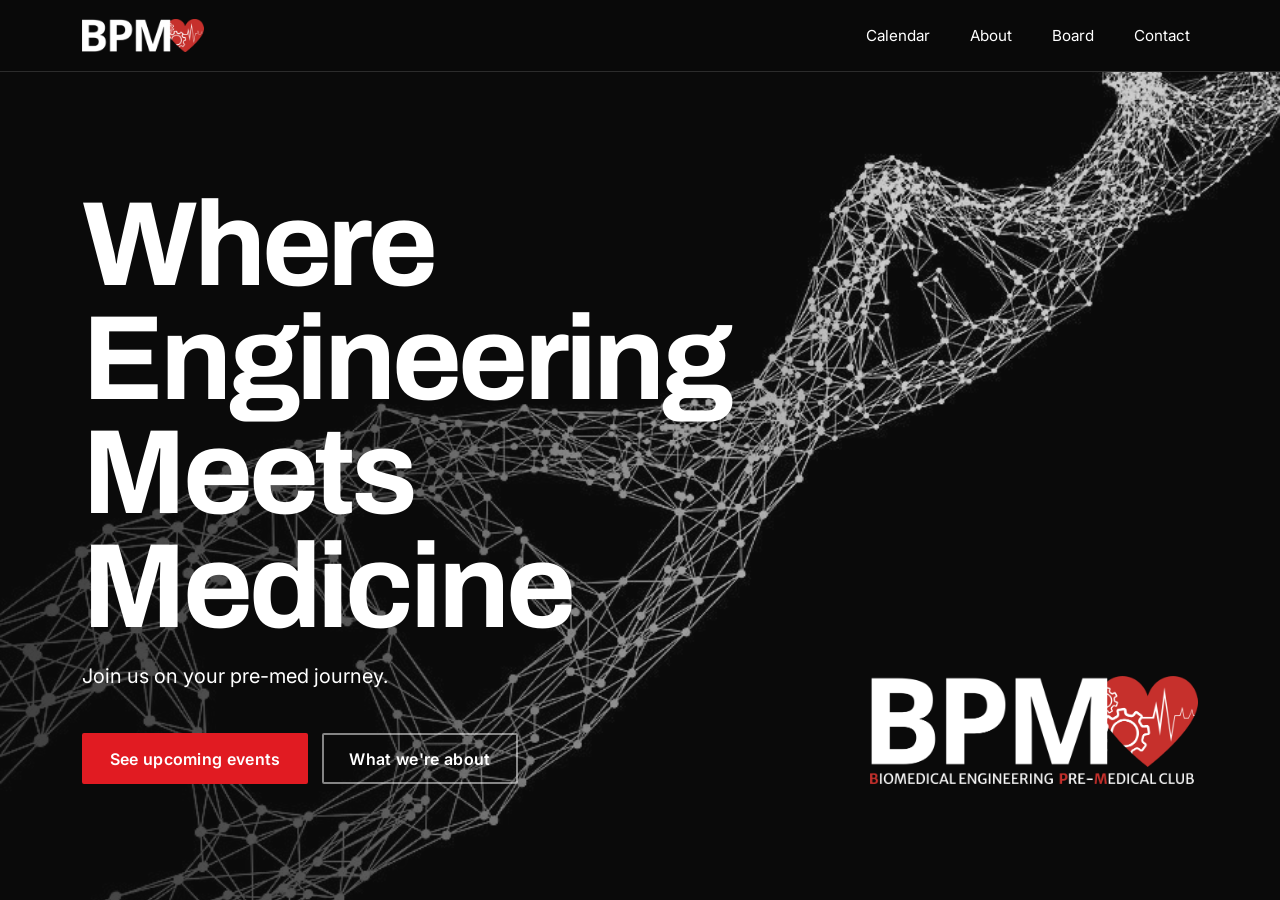
<file: index.html>
<!DOCTYPE html>
<html lang="en">
<head>
  <meta charset="utf-8">
  <meta name="viewport" content="width=device-width, initial-scale=1">
  <title>BPM — Where Engineering Meets Medicine</title>
  <meta name="description" content="The Cal Poly Biomedical Engineering Pre-Medical Club. A community for engineering students on the pre-med path.">

  <link rel="preconnect" href="https://fonts.googleapis.com">
  <link rel="preconnect" href="https://fonts.gstatic.com" crossorigin>
  <link href="https://fonts.googleapis.com/css2?family=Archivo:wght@400;600;700;800&family=Inter:wght@400;500;600;700&display=swap" rel="stylesheet">
  <link href="https://cdn.jsdelivr.net/npm/bootstrap@5.3.3/dist/css/bootstrap.min.css" rel="stylesheet" integrity="sha384-QWTKZyjpPEjISv5WaRU9OFeRpok6YctnYmDr5pNlyT2bRjXh0JMhjY6hW+ALEwIH" crossorigin="anonymous">
  <link href="styles.css" rel="stylesheet">
</head>
<body>
  <a class="skip-link" href="#main">Skip to content</a>

  <!-- nav -->
  <nav class="navbar navbar-expand-lg bpm-nav sticky-top">
    <div class="container">
      <a class="navbar-brand" href="/">
        <img src="assets/logo-mark.png" alt="BPM home" width="600" height="165">
      </a>
      <button class="navbar-toggler" type="button" data-bs-toggle="collapse" data-bs-target="#nav" aria-controls="nav" aria-expanded="false" aria-label="Toggle navigation">
        <span class="navbar-toggler-icon"></span>
      </button>
      <div class="collapse navbar-collapse justify-content-end" id="nav">
        <ul class="navbar-nav gap-lg-4">
          <li class="nav-item"><a class="nav-link" href="calendar">Calendar</a></li>
          <li class="nav-item"><a class="nav-link" href="about">About</a></li>
          <li class="nav-item"><a class="nav-link" href="board">Board</a></li>
          <li class="nav-item"><a class="nav-link" href="contact">Contact</a></li>
        </ul>
      </div>
    </div>
  </nav>

  <!-- main -->
  <main id="main">
    <section class="hero dna-bg">
      <div class="container">
        <div class="row align-items-center g-5">
          <div class="col-lg-7">
            <h1 class="hero-title">Where<br>Engineering<br>Meets<br>Medicine</h1>
            <p class="hero-sub">Join us on your pre-med journey.</p>
            <div class="hero-cta">
              <a class="btn btn-bpm" href="calendar">See upcoming events</a>
              <a class="btn btn-bpm-outline" href="about">What we're about</a>
            </div>
          </div>

          <div class="col-lg-5 text-lg-end align-self-lg-end">
            <img class="bpm-logo" src="assets/logo.png" width="1600" height="526"
                 alt="BPM — Biomedical Engineering Pre-Medical Club">
          </div>
        </div>
      </div>
    </section>
  </main>

  <script src="https://cdn.jsdelivr.net/npm/bootstrap@5.3.3/dist/js/bootstrap.bundle.min.js" integrity="sha384-YvpcrYf0tY3lHB60NNkmXc5s9fDVZLESaAA55NDzOxhy9GkcIdslK1eN7N6jIeHz" crossorigin="anonymous"></script>
</body>
</html>
</file>
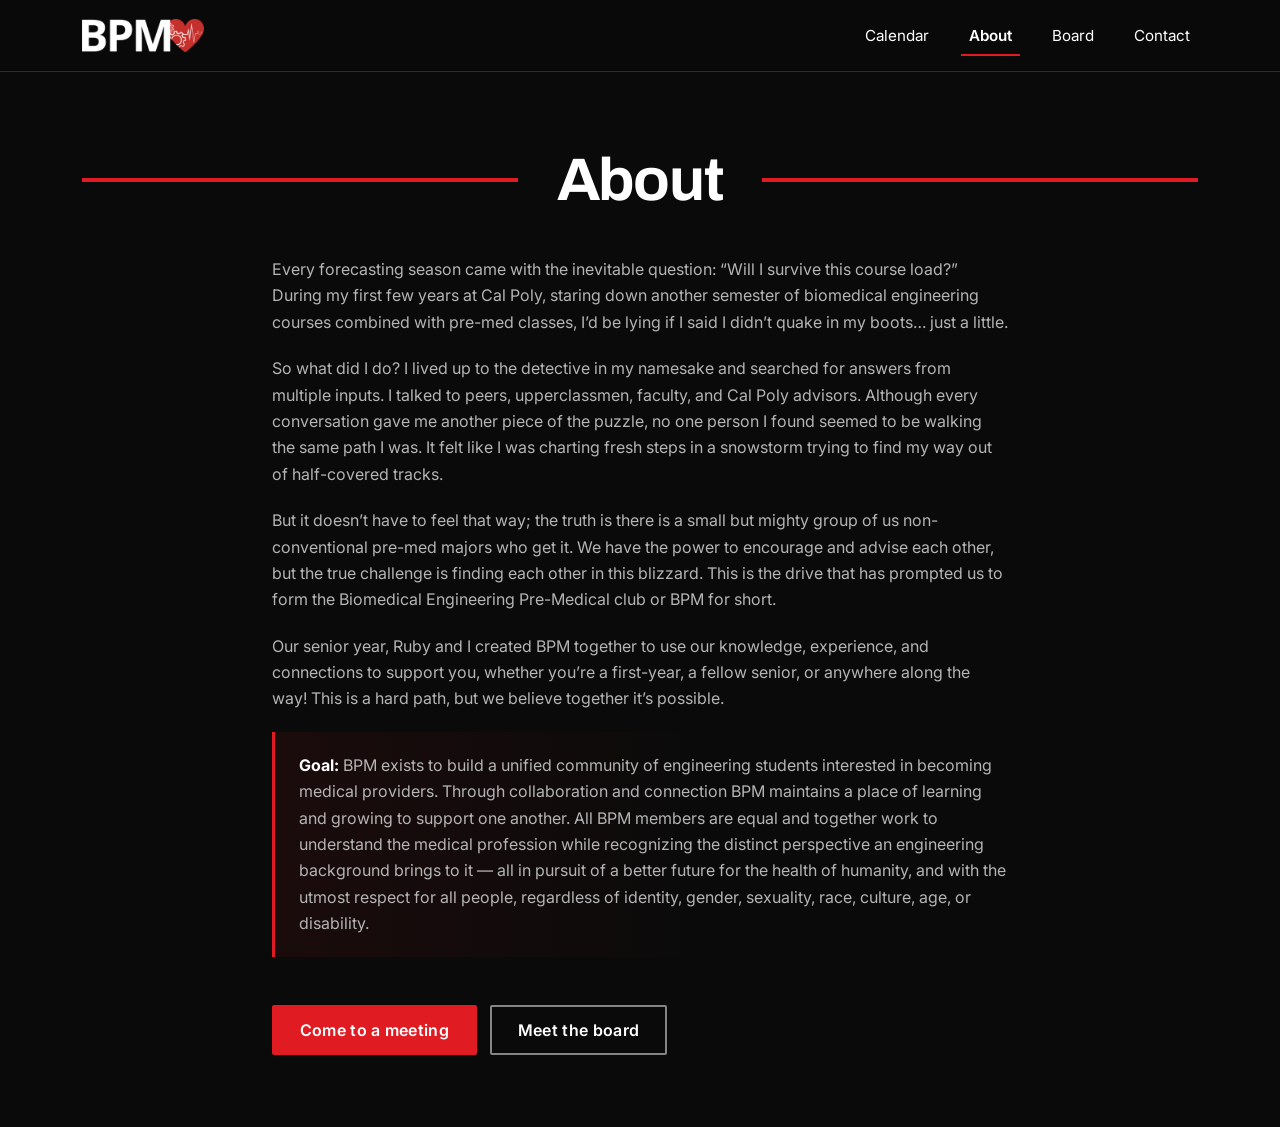
<file: about/index.html>
<!DOCTYPE html>
<html lang="en">
<head>
  <meta charset="utf-8">
  <meta name="viewport" content="width=device-width, initial-scale=1">
  <title>About</title>
  <meta name="description" content="Why the Cal Poly Biomedical Engineering Pre-Medical Club exists, and what we set out to do.">

  <link rel="preconnect" href="https://fonts.googleapis.com">
  <link rel="preconnect" href="https://fonts.gstatic.com" crossorigin>
  <link href="https://fonts.googleapis.com/css2?family=Archivo:wght@400;600;700;800&family=Inter:wght@400;500;600;700&display=swap" rel="stylesheet">
  <link href="https://cdn.jsdelivr.net/npm/bootstrap@5.3.3/dist/css/bootstrap.min.css" rel="stylesheet" integrity="sha384-QWTKZyjpPEjISv5WaRU9OFeRpok6YctnYmDr5pNlyT2bRjXh0JMhjY6hW+ALEwIH" crossorigin="anonymous">
  <link href="../styles.css" rel="stylesheet">
</head>
<body>
  <a class="skip-link" href="#main">Skip to content</a>

  <!-- nav -->
  <nav class="navbar navbar-expand-lg bpm-nav sticky-top">
    <div class="container">
      <a class="navbar-brand" href="../">
        <img src="../assets/logo-mark.png" alt="BPM home" width="600" height="165">
      </a>
      <button class="navbar-toggler" type="button" data-bs-toggle="collapse" data-bs-target="#nav" aria-controls="nav" aria-expanded="false" aria-label="Toggle navigation">
        <span class="navbar-toggler-icon"></span>
      </button>
      <div class="collapse navbar-collapse justify-content-end" id="nav">
        <ul class="navbar-nav gap-lg-4">
          <li class="nav-item"><a class="nav-link" href="../calendar">Calendar</a></li>
          <li class="nav-item"><a class="nav-link active" aria-current="page" href="./">About</a></li>
          <li class="nav-item"><a class="nav-link" href="../board">Board</a></li>
          <li class="nav-item"><a class="nav-link" href="../contact">Contact</a></li>
        </ul>
      </div>
    </div>
  </nav>

  <!-- main -->
  <main id="main" class="section-band">
    <div class="container">
      <h1 class="section-heading"><span>About</span></h1>

      <div class="row justify-content-center">
        <div class="col-lg-9 col-xl-8">
          <div class="prose text-muted-bpm">

            <p>Every forecasting season came with the inevitable question: &ldquo;Will I survive this course load?&rdquo; During my first few years at Cal Poly, staring down another semester of biomedical engineering courses combined with pre-med classes, I&rsquo;d be lying if I said I didn&rsquo;t quake in my boots&hellip; just a little.</p>

            <p>So what did I do? I lived up to the detective in my namesake and searched for answers from multiple inputs. I talked to peers, upperclassmen, faculty, and Cal Poly advisors. Although every conversation gave me another piece of the puzzle, no one person I found seemed to be walking the same path I was. It felt like I was charting fresh steps in a snowstorm trying to find my way out of half-covered tracks.</p>

            <p>But it doesn&rsquo;t have to feel that way; the truth is there is a small but mighty group of us non-conventional pre-med majors who get it. We have the power to encourage and advise each other, but the true challenge is finding each other in this blizzard. This is the drive that has prompted us to form the Biomedical Engineering Pre-Medical club or BPM for short.</p>

            <p>Our senior year, Ruby and I created BPM together to use our knowledge, experience, and connections to support you, whether you&rsquo;re a first-year, a fellow senior, or anywhere along the way! This is a hard path, but we believe together it&rsquo;s possible.</p>

            <div class="goal-block">
              <p><strong>Goal:</strong> BPM exists to build a unified community of engineering students interested in becoming medical providers. Through collaboration and connection BPM maintains a place of learning and growing to support one another. All BPM members are equal and together work to understand the medical profession while recognizing the distinct perspective an engineering background brings to it — all in pursuit of a better future for the health of humanity, and with the utmost respect for all people, regardless of identity, gender, sexuality, race, culture, age, or disability.</p>
            </div>
          </div>

          <div class="hero-cta mt-5">
            <a class="btn btn-bpm" href="../calendar">Come to a meeting</a>
            <a class="btn btn-bpm-outline" href="../board">Meet the board</a>
          </div>
        </div>
      </div>
    </div>
  </main>

  <script src="https://cdn.jsdelivr.net/npm/bootstrap@5.3.3/dist/js/bootstrap.bundle.min.js" integrity="sha384-YvpcrYf0tY3lHB60NNkmXc5s9fDVZLESaAA55NDzOxhy9GkcIdslK1eN7N6jIeHz" crossorigin="anonymous"></script>
</body>
</html>
</file>
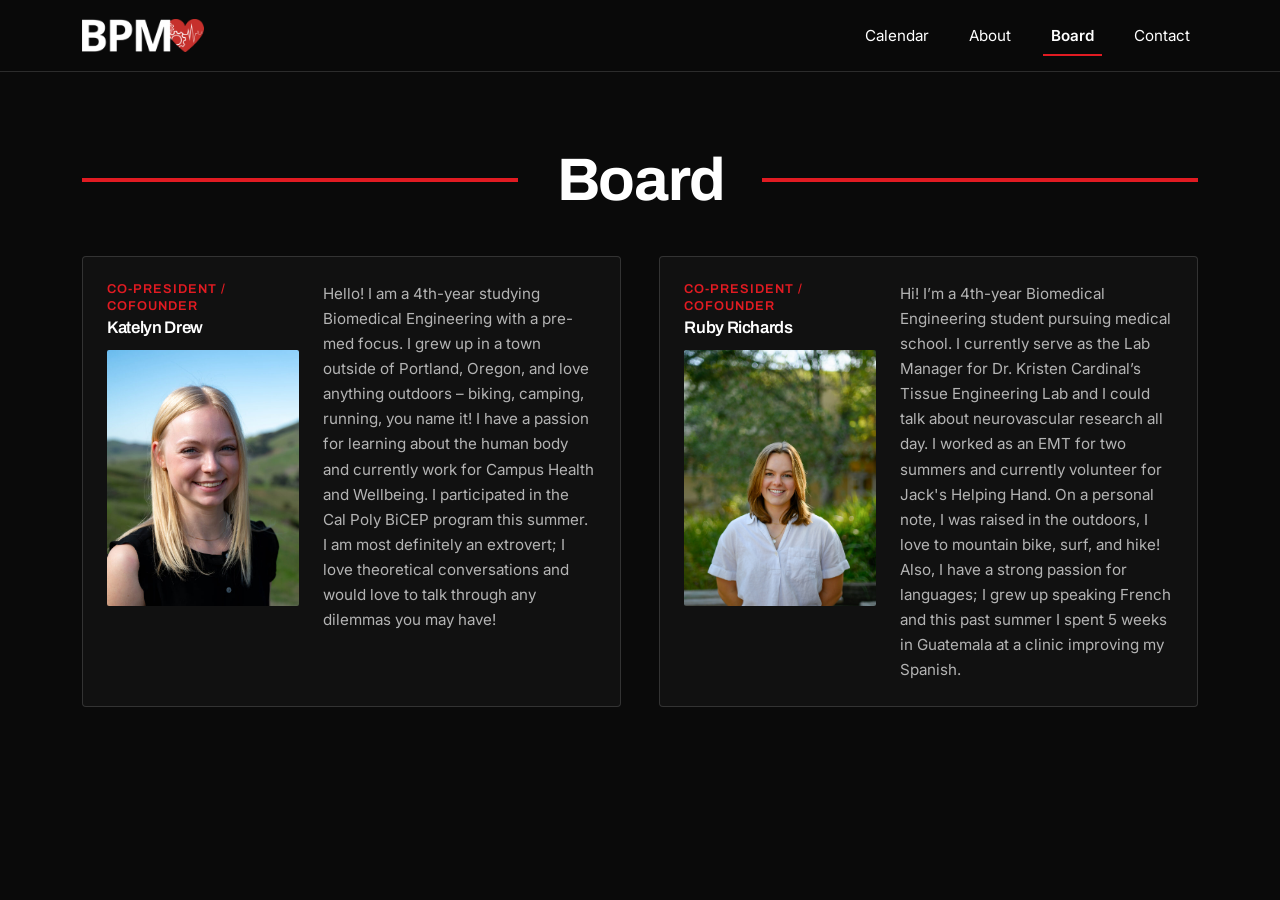
<file: board/index.html>
<!DOCTYPE html>
<html lang="en">
<head>
  <meta charset="utf-8">
  <meta name="viewport" content="width=device-width, initial-scale=1">
  <title>Board</title>
  <meta name="description" content="Meet the board of the Cal Poly Biomedical Engineering Pre-Medical Club.">

  <link rel="preconnect" href="https://fonts.googleapis.com">
  <link rel="preconnect" href="https://fonts.gstatic.com" crossorigin>
  <link href="https://fonts.googleapis.com/css2?family=Archivo:wght@400;600;700;800&family=Inter:wght@400;500;600;700&display=swap" rel="stylesheet">
  <link href="https://cdn.jsdelivr.net/npm/bootstrap@5.3.3/dist/css/bootstrap.min.css" rel="stylesheet" integrity="sha384-QWTKZyjpPEjISv5WaRU9OFeRpok6YctnYmDr5pNlyT2bRjXh0JMhjY6hW+ALEwIH" crossorigin="anonymous">
  <link href="../styles.css" rel="stylesheet">
</head>
<body>
  <a class="skip-link" href="#main">Skip to content</a>

  <!-- nav -->
  <nav class="navbar navbar-expand-lg bpm-nav sticky-top">
    <div class="container">
      <a class="navbar-brand" href="../">
        <img src="../assets/logo-mark.png" alt="BPM home" width="600" height="165">
      </a>
      <button class="navbar-toggler" type="button" data-bs-toggle="collapse" data-bs-target="#nav" aria-controls="nav" aria-expanded="false" aria-label="Toggle navigation">
        <span class="navbar-toggler-icon"></span>
      </button>
      <div class="collapse navbar-collapse justify-content-end" id="nav">
        <ul class="navbar-nav gap-lg-4">
          <li class="nav-item"><a class="nav-link" href="../calendar">Calendar</a></li>
          <li class="nav-item"><a class="nav-link" href="../about">About</a></li>
          <li class="nav-item"><a class="nav-link active" aria-current="page" href="./">Board</a></li>
          <li class="nav-item"><a class="nav-link" href="../contact">Contact</a></li>
        </ul>
      </div>
    </div>
  </nav>

  <!-- main -->
  <main id="main" class="section-band">
    <div class="container">
      <h1 class="section-heading"><span>Board</span></h1>

      <!-- photos in assets/board -->
      <div class="board-grid">
        <article class="board-card">
          <div>
            <h2 class="board-name">
              <span class="board-role">Co-President / Cofounder</span>
              Katelyn Drew
            </h2>
            <img class="board-photo" src="../assets/board/katelyn-drew.jpg" alt="Katelyn Drew" width="300" height="400" loading="lazy">
          </div>
          <p class="board-bio">Hello! I am a 4th-year studying Biomedical Engineering with a pre-med focus. I grew up in a town outside of Portland, Oregon, and love anything outdoors &ndash; biking, camping, running, you name it! I have a passion for learning about the human body and currently work for Campus Health and Wellbeing. I participated in the Cal Poly BiCEP program this summer. I am most definitely an extrovert; I love theoretical conversations and would love to talk through any dilemmas you may have!</p>
        </article>

        <article class="board-card">
          <div>
            <h2 class="board-name">
              <span class="board-role">Co-President / Cofounder</span>
              Ruby Richards
            </h2>
            <img class="board-photo" src="../assets/board/ruby-richards.jpg" alt="Ruby Richards" width="300" height="400" loading="lazy">
          </div>
          <p class="board-bio">Hi! I&rsquo;m a 4th-year Biomedical Engineering student pursuing medical school. I currently serve as the Lab Manager for Dr. Kristen Cardinal&rsquo;s Tissue Engineering Lab and I could talk about neurovascular research all day. I worked as an EMT for two summers and currently volunteer for Jack's Helping Hand. On a personal note, I was raised in the outdoors, I love to mountain bike, surf, and hike! Also, I have a strong passion for languages; I grew up speaking French and this past summer I spent 5 weeks in Guatemala at a clinic improving my Spanish.</p>
        </article>
      </div>

    </div>
  </main>

  <script src="https://cdn.jsdelivr.net/npm/bootstrap@5.3.3/dist/js/bootstrap.bundle.min.js" integrity="sha384-YvpcrYf0tY3lHB60NNkmXc5s9fDVZLESaAA55NDzOxhy9GkcIdslK1eN7N6jIeHz" crossorigin="anonymous"></script>
</body>
</html>
</file>
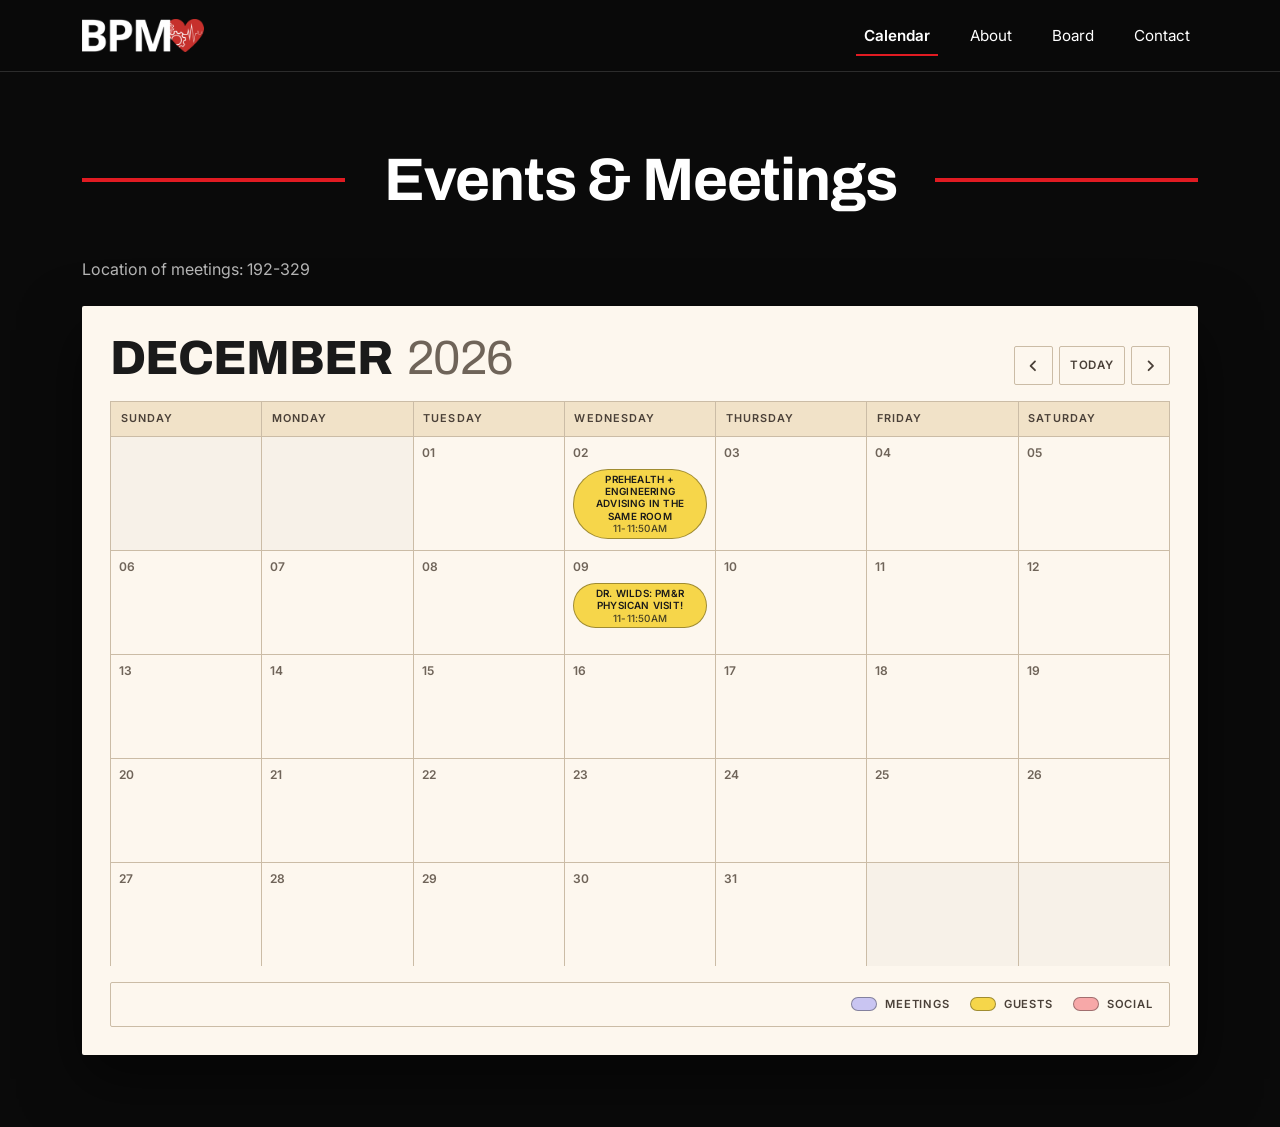
<file: calendar/index.html>
<!DOCTYPE html>
<html lang="en">
<head>
  <meta charset="utf-8">
  <meta name="viewport" content="width=device-width, initial-scale=1">
  <title>Events &amp; Meetings</title>
  <meta name="description" content="Club meetings, guest speakers, and socials for the Cal Poly Biomedical Engineering Pre-Medical Club.">

  <link rel="preconnect" href="https://fonts.googleapis.com">
  <link rel="preconnect" href="https://fonts.gstatic.com" crossorigin>
  <link href="https://fonts.googleapis.com/css2?family=Archivo:wght@400;600;700;800&family=Inter:wght@400;500;600;700&display=swap" rel="stylesheet">
  <link href="https://cdn.jsdelivr.net/npm/bootstrap@5.3.3/dist/css/bootstrap.min.css" rel="stylesheet" integrity="sha384-QWTKZyjpPEjISv5WaRU9OFeRpok6YctnYmDr5pNlyT2bRjXh0JMhjY6hW+ALEwIH" crossorigin="anonymous">
  <link href="../styles.css" rel="stylesheet">
</head>
<body>
  <a class="skip-link" href="#main">Skip to content</a>

  <!-- nav -->
  <nav class="navbar navbar-expand-lg bpm-nav sticky-top">
    <div class="container">
      <a class="navbar-brand" href="../">
        <img src="../assets/logo-mark.png" alt="BPM home" width="600" height="165">
      </a>
      <button class="navbar-toggler" type="button" data-bs-toggle="collapse" data-bs-target="#nav" aria-controls="nav" aria-expanded="false" aria-label="Toggle navigation">
        <span class="navbar-toggler-icon"></span>
      </button>
      <div class="collapse navbar-collapse justify-content-end" id="nav">
        <ul class="navbar-nav gap-lg-4">
          <li class="nav-item"><a class="nav-link active" aria-current="page" href="./">Calendar</a></li>
          <li class="nav-item"><a class="nav-link" href="../about">About</a></li>
          <li class="nav-item"><a class="nav-link" href="../board">Board</a></li>
          <li class="nav-item"><a class="nav-link" href="../contact">Contact</a></li>
        </ul>
      </div>
    </div>
  </nav>

  <!-- main -->
  <main id="main" class="section-band">
    <div class="container">
      <h1 class="section-heading"><span>Events &amp; Meetings</span></h1>

      <p class="calendar-meta">Location of meetings: <span data-calendar-location>Cal Poly</span></p>

      <!-- events in assets/events.json -->
      <div class="calendar-paper" data-calendar>
        <div class="calendar-head">
          <h2 class="calendar-month" data-calendar-title aria-live="polite">&nbsp;</h2>

          <div class="calendar-nav">
            <button type="button" class="calendar-btn" data-calendar-prev aria-label="Previous month">
              <svg viewBox="0 0 24 24" fill="none" stroke="currentColor" stroke-width="2.5" stroke-linecap="round" stroke-linejoin="round" aria-hidden="true">
                <polyline points="15 18 9 12 15 6"></polyline>
              </svg>
            </button>
            <button type="button" class="calendar-btn calendar-btn--text" data-calendar-today>Today</button>
            <button type="button" class="calendar-btn" data-calendar-next aria-label="Next month">
              <svg viewBox="0 0 24 24" fill="none" stroke="currentColor" stroke-width="2.5" stroke-linecap="round" stroke-linejoin="round" aria-hidden="true">
                <polyline points="9 18 15 12 9 6"></polyline>
              </svg>
            </button>
          </div>
        </div>

        <div class="calendar-scroll">
          <table class="calendar-table">
            <caption class="visually-hidden">Club events for the selected month</caption>
            <thead>
              <tr>
                <th scope="col">Sunday</th>
                <th scope="col">Monday</th>
                <th scope="col">Tuesday</th>
                <th scope="col">Wednesday</th>
                <th scope="col">Thursday</th>
                <th scope="col">Friday</th>
                <th scope="col">Saturday</th>
              </tr>
            </thead>
            <tbody data-calendar-grid></tbody>
          </table>
        </div>

        <p class="calendar-note" data-calendar-note hidden></p>

        <!-- event types -->
        <ul class="calendar-legend">
          <li><span class="swatch event--meeting"></span>Meetings</li>
          <li><span class="swatch event--guest"></span>Guests</li>
          <li><span class="swatch event--social"></span>Social</li>
        </ul>

        <noscript>
          <p class="calendar-note">
            The calendar needs JavaScript to display. Get in touch through the
            <a href="../contact/">contact page</a> for upcoming meeting dates.
          </p>
        </noscript>
      </div>
    </div>
  </main>

  <script src="https://cdn.jsdelivr.net/npm/bootstrap@5.3.3/dist/js/bootstrap.bundle.min.js" integrity="sha384-YvpcrYf0tY3lHB60NNkmXc5s9fDVZLESaAA55NDzOxhy9GkcIdslK1eN7N6jIeHz" crossorigin="anonymous"></script>
  <script src="../assets/calendar.js" defer></script>
</body>
</html>
</file>
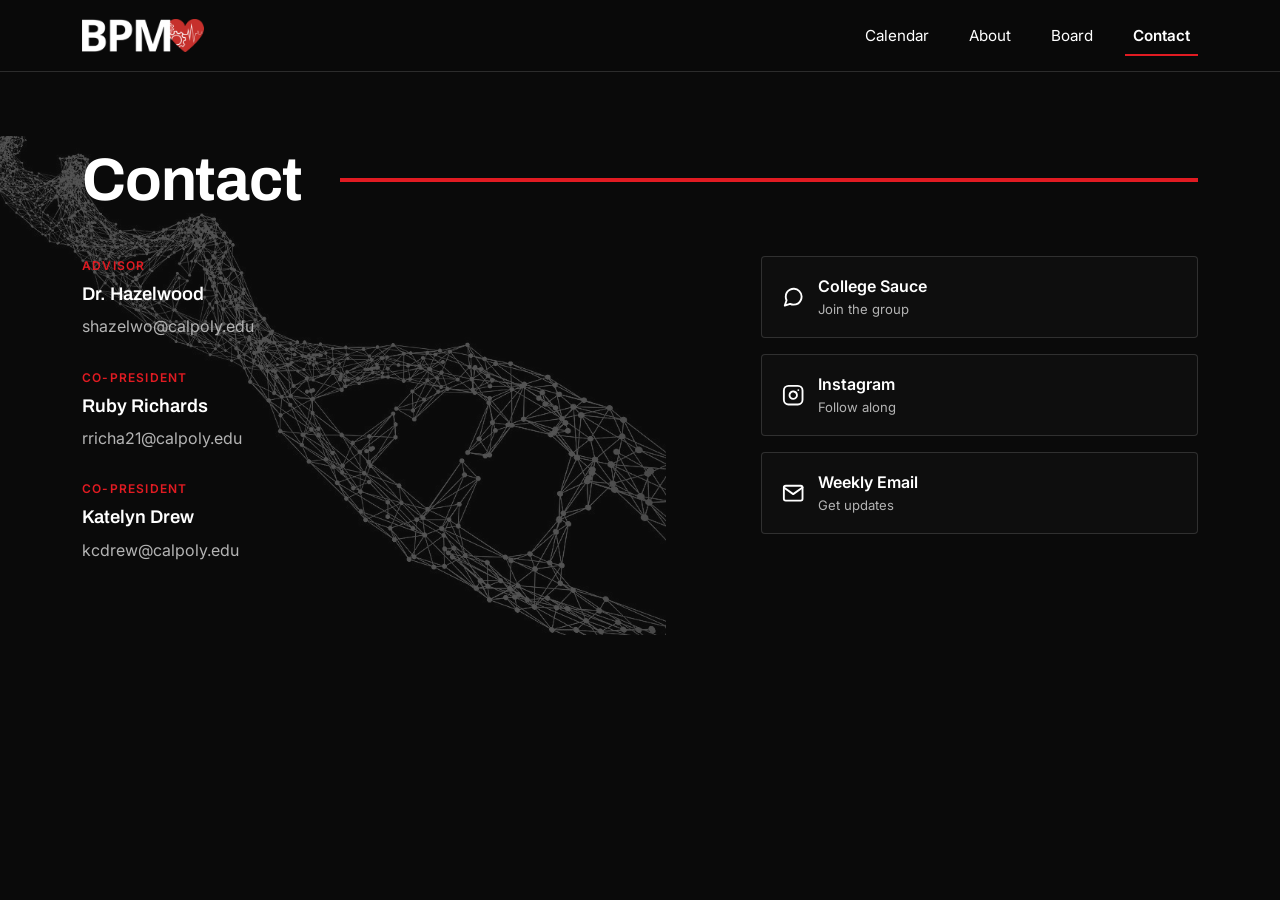
<file: contact/index.html>
<!DOCTYPE html>
<html lang="en">

<head>
  <meta charset="utf-8">
  <meta name="viewport" content="width=device-width, initial-scale=1">
  <title>Contact</title>
  <meta name="description" content="Get in touch with the Cal Poly Biomedical Engineering Pre-Medical Club.">

  <link rel="preconnect" href="https://fonts.googleapis.com">
  <link rel="preconnect" href="https://fonts.gstatic.com" crossorigin>
  <link
    href="https://fonts.googleapis.com/css2?family=Archivo:wght@400;600;700;800&family=Inter:wght@400;500;600;700&display=swap"
    rel="stylesheet">
  <link href="https://cdn.jsdelivr.net/npm/bootstrap@5.3.3/dist/css/bootstrap.min.css" rel="stylesheet"
    integrity="sha384-QWTKZyjpPEjISv5WaRU9OFeRpok6YctnYmDr5pNlyT2bRjXh0JMhjY6hW+ALEwIH" crossorigin="anonymous">
  <link href="../styles.css" rel="stylesheet">
</head>

<body>
  <a class="skip-link" href="#main">Skip to content</a>

  <!-- nav -->
  <nav class="navbar navbar-expand-lg bpm-nav sticky-top">
    <div class="container">
      <a class="navbar-brand" href="../">
        <img src="../assets/logo-mark.png" alt="BPM home" width="600" height="165">
      </a>
      <button class="navbar-toggler" type="button" data-bs-toggle="collapse" data-bs-target="#nav" aria-controls="nav"
        aria-expanded="false" aria-label="Toggle navigation">
        <span class="navbar-toggler-icon"></span>
      </button>
      <div class="collapse navbar-collapse justify-content-end" id="nav">
        <ul class="navbar-nav gap-lg-4">
          <li class="nav-item"><a class="nav-link" href="../calendar">Calendar</a></li>
          <li class="nav-item"><a class="nav-link" href="../about">About</a></li>
          <li class="nav-item"><a class="nav-link" href="../board">Board</a></li>
          <li class="nav-item"><a class="nav-link active" aria-current="page" href="./">Contact</a></li>
        </ul>
      </div>
    </div>
  </nav>

  <!-- main -->
  <main id="main" class="section-band dna-bg dna-up dna-flip">
    <div class="container">
      <h1 class="section-heading section-heading--start"><span>Contact</span></h1>

      <div class="row g-5 align-items-start">
        <div class="col-lg-6">
          <ul class="contact-list">

            <li class="contact-item">
              <span class="contact-role">Advisor</span>
              <p class="contact-name mb-1">Dr. Hazelwood</p>
              <a href="mailto:shazelwo@calpoly.edu">shazelwo@calpoly.edu</a>
            </li>

            <li class="contact-item">
              <span class="contact-role">Co-President</span>
              <p class="contact-name mb-1">Ruby Richards</p>
              <a href="mailto:rricha21@calpoly.edu">rricha21@calpoly.edu</a>
            </li>

            <li class="contact-item">
              <span class="contact-role">Co-President</span>
              <p class="contact-name mb-1">Katelyn Drew</p>
              <a href="mailto:kcdrew@calpoly.edu">kcdrew@calpoly.edu</a><br>
            </li>

          </ul>
        </div>

        <div class="col-lg-5 offset-lg-1">
          <ul class="social-links">

            <li>
              <a class="social-link" href="https://collegesauce.com/club/dnHiUEZ6n96UzVSYzKd5">
                <svg viewBox="0 0 24 24" fill="none" stroke="currentColor" stroke-width="2" stroke-linecap="round"
                  stroke-linejoin="round" aria-hidden="true">
                  <path
                    d="M21 11.5a8.38 8.38 0 0 1-.9 3.8 8.5 8.5 0 0 1-7.6 4.7 8.38 8.38 0 0 1-3.8-.9L3 21l1.9-5.7a8.38 8.38 0 0 1-.9-3.8 8.5 8.5 0 0 1 4.7-7.6 8.38 8.38 0 0 1 3.8-.9h.5a8.48 8.48 0 0 1 8 8v.5Z" />
                </svg>
                <span>
                  College Sauce
                  <span class="social-handle">Join the group</span>
                </span>
              </a>
            </li>

            <li>
              <a class="social-link" href="https://www.instagram.com/bpmcalpoly?utm_source=ig_contact_invite">
                <svg viewBox="0 0 24 24" fill="none" stroke="currentColor" stroke-width="2" stroke-linecap="round"
                  stroke-linejoin="round" aria-hidden="true">
                  <rect x="2" y="2" width="20" height="20" rx="5" />
                  <path d="M16 11.37A4 4 0 1 1 12.63 8 4 4 0 0 1 16 11.37Z" />
                  <line x1="17.5" y1="6.5" x2="17.51" y2="6.5" />
                </svg>
                <span>
                  Instagram
                  <span class="social-handle">Follow along</span>
                </span>
              </a>
            </li>

            <li>
              <a class="social-link" href="https://forms.gle/XfRhjGFdiERACyoH8">
                <svg viewBox="0 0 24 24" fill="none" stroke="currentColor" stroke-width="2" stroke-linecap="round"
                  stroke-linejoin="round" aria-hidden="true">
                  <path d="M4 4h16c1.1 0 2 .9 2 2v12c0 1.1-.9 2-2 2H4c-1.1 0-2-.9-2-2V6c0-1.1.9-2 2-2z" />
                  <polyline points="22 6 12 13 2 6" />
                </svg>
                <span>
                  Weekly Email
                  <span class="social-handle">Get updates</span>
                </span>
              </a>
            </li>

          </ul>
        </div>
      </div>
    </div>
  </main>

  <script src="https://cdn.jsdelivr.net/npm/bootstrap@5.3.3/dist/js/bootstrap.bundle.min.js"
    integrity="sha384-YvpcrYf0tY3lHB60NNkmXc5s9fDVZLESaAA55NDzOxhy9GkcIdslK1eN7N6jIeHz"
    crossorigin="anonymous"></script>
</body>

</html>
</file>
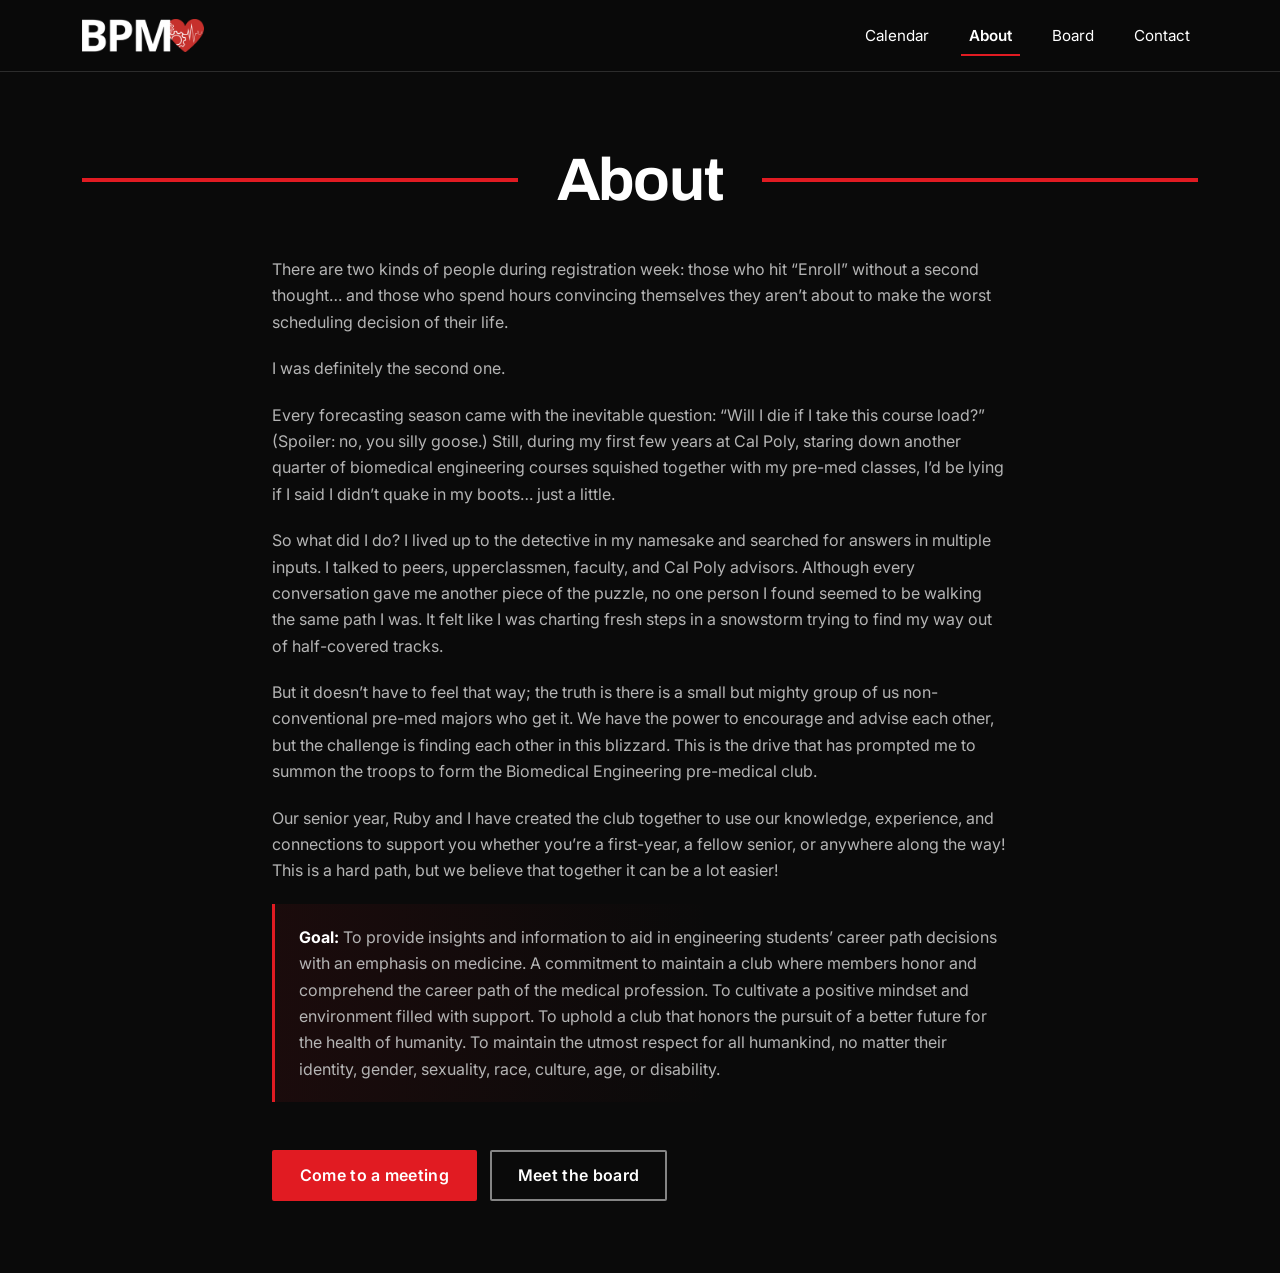
<file: about.html>
<!DOCTYPE html>
<html lang="en">
<head>
  <meta charset="utf-8">
  <meta name="viewport" content="width=device-width, initial-scale=1">
  <title>About</title>
  <meta name="description" content="Why the Cal Poly Biomedical Engineering Pre-Medical Club exists, and what we set out to do.">

  <link rel="preconnect" href="https://fonts.googleapis.com">
  <link rel="preconnect" href="https://fonts.gstatic.com" crossorigin>
  <link href="https://fonts.googleapis.com/css2?family=Archivo:wght@400;600;700;800&family=Inter:wght@400;500;600;700&display=swap" rel="stylesheet">
  <link href="https://cdn.jsdelivr.net/npm/bootstrap@5.3.3/dist/css/bootstrap.min.css" rel="stylesheet" integrity="sha384-QWTKZyjpPEjISv5WaRU9OFeRpok6YctnYmDr5pNlyT2bRjXh0JMhjY6hW+ALEwIH" crossorigin="anonymous">
  <link href="styles.css" rel="stylesheet">
</head>
<body>
  <a class="skip-link" href="#main">Skip to content</a>

  <!-- nav -->
  <nav class="navbar navbar-expand-lg bpm-nav sticky-top">
    <div class="container">
      <a class="navbar-brand" href="/">
        <img src="assets/logo-mark.png" alt="BPM home" width="600" height="165">
      </a>
      <button class="navbar-toggler" type="button" data-bs-toggle="collapse" data-bs-target="#nav" aria-controls="nav" aria-expanded="false" aria-label="Toggle navigation">
        <span class="navbar-toggler-icon"></span>
      </button>
      <div class="collapse navbar-collapse justify-content-end" id="nav">
        <ul class="navbar-nav gap-lg-4">
          <li class="nav-item"><a class="nav-link" href="calendar">Calendar</a></li>
          <li class="nav-item"><a class="nav-link active" aria-current="page" href="about">About</a></li>
          <li class="nav-item"><a class="nav-link" href="board">Board</a></li>
          <li class="nav-item"><a class="nav-link" href="contact">Contact</a></li>
        </ul>
      </div>
    </div>
  </nav>

  <!-- main -->
  <main id="main" class="section-band">
    <div class="container">
      <h1 class="section-heading"><span>About</span></h1>

      <div class="row justify-content-center">
        <div class="col-lg-9 col-xl-8">
          <div class="prose text-muted-bpm">
            <p>There are two kinds of people during registration week: those who hit &ldquo;Enroll&rdquo; without a second thought&hellip; and those who spend hours convincing themselves they aren&rsquo;t about to make the worst scheduling decision of their life.</p>

            <p>I was definitely the second one.</p>

            <p>Every forecasting season came with the inevitable question: &ldquo;Will I die if I take this course load?&rdquo; (Spoiler: no, you silly goose.) Still, during my first few years at Cal Poly, staring down another quarter of biomedical engineering courses squished together with my pre-med classes, I&rsquo;d be lying if I said I didn&rsquo;t quake in my boots&hellip; just a little.</p>

            <p>So what did I do? I lived up to the detective in my namesake and searched for answers in multiple inputs. I talked to peers, upperclassmen, faculty, and Cal Poly advisors. Although every conversation gave me another piece of the puzzle, no one person I found seemed to be walking the same path I was. It felt like I was charting fresh steps in a snowstorm trying to find my way out of half-covered tracks.</p>

            <p>But it doesn&rsquo;t have to feel that way; the truth is there is a small but mighty group of us non-conventional pre-med majors who get it. We have the power to encourage and advise each other, but the challenge is finding each other in this blizzard. This is the drive that has prompted me to summon the troops to form the Biomedical Engineering pre-medical club.</p>

            <p>Our senior year, Ruby and I have created the club together to use our knowledge, experience, and connections to support you whether you&rsquo;re a first-year, a fellow senior, or anywhere along the way! This is a hard path, but we believe that together it can be a lot easier!</p>

            <div class="goal-block">
              <p><strong>Goal:</strong> To provide insights and information to aid in engineering students&rsquo; career path decisions with an emphasis on medicine. A commitment to maintain a club where members honor and comprehend the career path of the medical profession. To cultivate a positive mindset and environment filled with support. To uphold a club that honors the pursuit of a better future for the health of humanity. To maintain the utmost respect for all humankind, no matter their identity, gender, sexuality, race, culture, age, or disability.</p>
            </div>
          </div>

          <div class="hero-cta mt-5">
            <a class="btn btn-bpm" href="calendar">Come to a meeting</a>
            <a class="btn btn-bpm-outline" href="board">Meet the board</a>
          </div>
        </div>
      </div>
    </div>
  </main>

  <script src="https://cdn.jsdelivr.net/npm/bootstrap@5.3.3/dist/js/bootstrap.bundle.min.js" integrity="sha384-YvpcrYf0tY3lHB60NNkmXc5s9fDVZLESaAA55NDzOxhy9GkcIdslK1eN7N6jIeHz" crossorigin="anonymous"></script>
</body>
</html>
</file>
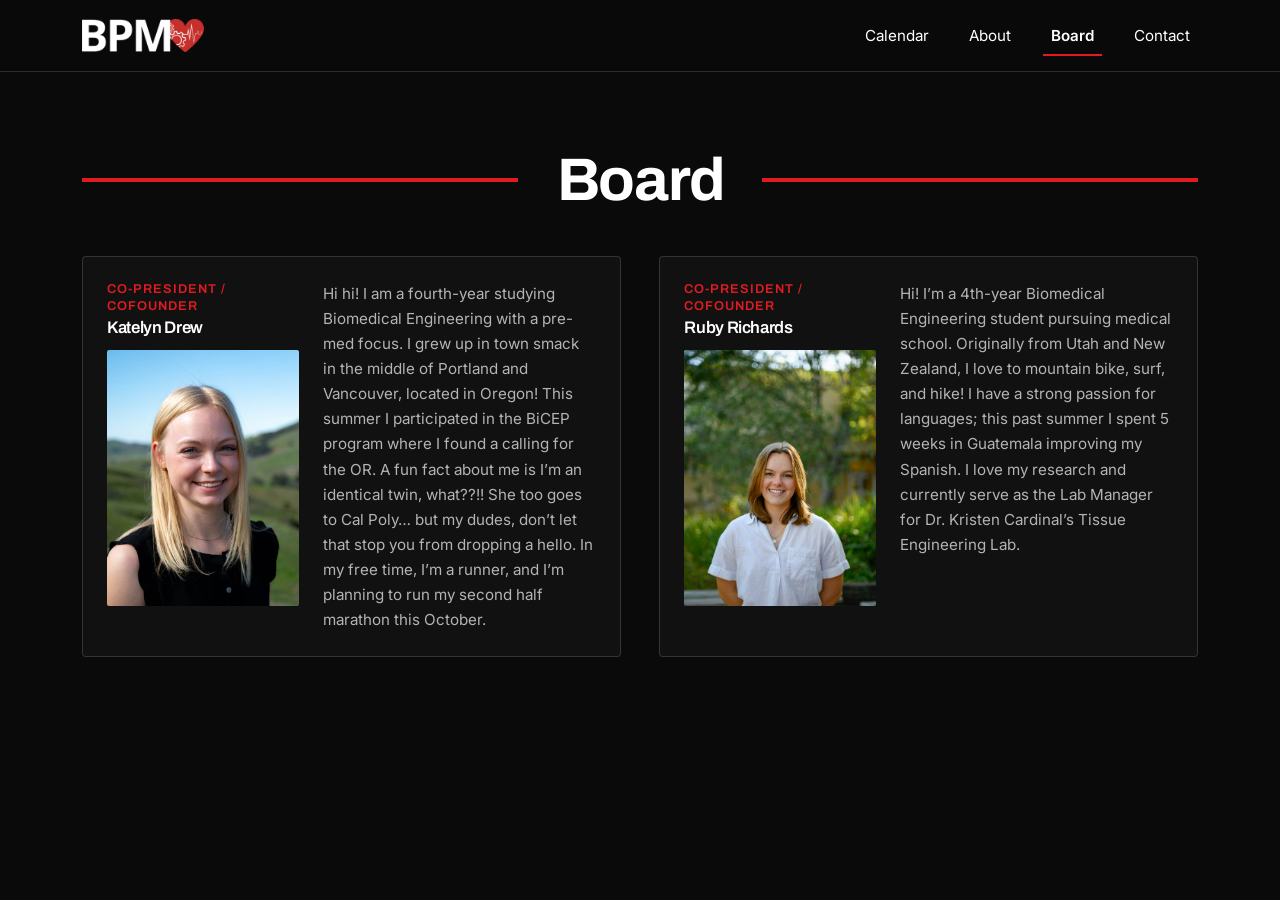
<file: board.html>
<!DOCTYPE html>
<html lang="en">
<head>
  <meta charset="utf-8">
  <meta name="viewport" content="width=device-width, initial-scale=1">
  <title>Board</title>
  <meta name="description" content="Meet the board of the Cal Poly Biomedical Engineering Pre-Medical Club.">

  <link rel="preconnect" href="https://fonts.googleapis.com">
  <link rel="preconnect" href="https://fonts.gstatic.com" crossorigin>
  <link href="https://fonts.googleapis.com/css2?family=Archivo:wght@400;600;700;800&family=Inter:wght@400;500;600;700&display=swap" rel="stylesheet">
  <link href="https://cdn.jsdelivr.net/npm/bootstrap@5.3.3/dist/css/bootstrap.min.css" rel="stylesheet" integrity="sha384-QWTKZyjpPEjISv5WaRU9OFeRpok6YctnYmDr5pNlyT2bRjXh0JMhjY6hW+ALEwIH" crossorigin="anonymous">
  <link href="styles.css" rel="stylesheet">
</head>
<body>
  <a class="skip-link" href="#main">Skip to content</a>

  <!-- nav -->
  <nav class="navbar navbar-expand-lg bpm-nav sticky-top">
    <div class="container">
      <a class="navbar-brand" href="/">
        <img src="assets/logo-mark.png" alt="BPM home" width="600" height="165">
      </a>
      <button class="navbar-toggler" type="button" data-bs-toggle="collapse" data-bs-target="#nav" aria-controls="nav" aria-expanded="false" aria-label="Toggle navigation">
        <span class="navbar-toggler-icon"></span>
      </button>
      <div class="collapse navbar-collapse justify-content-end" id="nav">
        <ul class="navbar-nav gap-lg-4">
          <li class="nav-item"><a class="nav-link" href="calendar">Calendar</a></li>
          <li class="nav-item"><a class="nav-link" href="about">About</a></li>
          <li class="nav-item"><a class="nav-link active" aria-current="page" href="board">Board</a></li>
          <li class="nav-item"><a class="nav-link" href="contact">Contact</a></li>
        </ul>
      </div>
    </div>
  </nav>

  <!-- main -->
  <main id="main" class="section-band">
    <div class="container">
      <h1 class="section-heading"><span>Board</span></h1>

      <!-- photos in assets/board -->
      <div class="board-grid">
        <article class="board-card">
          <div>
            <h2 class="board-name">
              <span class="board-role">Co-President / Cofounder</span>
              Katelyn Drew
            </h2>
            <img class="board-photo" src="assets/board/katelyn-drew.jpg" alt="Katelyn Drew" width="300" height="400" loading="lazy">
          </div>
          <p class="board-bio">Hi hi! I am a fourth-year studying Biomedical Engineering with a pre-med focus. I grew up in town smack in the middle of Portland and Vancouver, located in Oregon! This summer I participated in the BiCEP program where I found a calling for the OR. A fun fact about me is I&rsquo;m an identical twin, what??!! She too goes to Cal Poly&hellip; but my dudes, don&rsquo;t let that stop you from dropping a hello. In my free time, I&rsquo;m a runner, and I&rsquo;m planning to run my second half marathon this October.</p>
        </article>

        <article class="board-card">
          <div>
            <h2 class="board-name">
              <span class="board-role">Co-President / Cofounder</span>
              Ruby Richards
            </h2>
            <img class="board-photo" src="assets/board/ruby-richards.jpg" alt="Ruby Richards" width="300" height="400" loading="lazy">
          </div>
          <p class="board-bio">Hi! I&rsquo;m a 4th-year Biomedical Engineering student pursuing medical school. Originally from Utah and New Zealand, I love to mountain bike, surf, and hike! I have a strong passion for languages; this past summer I spent 5 weeks in Guatemala improving my Spanish. I love my research and currently serve as the Lab Manager for Dr. Kristen Cardinal&rsquo;s Tissue Engineering Lab.</p>
        </article>
      </div>

    </div>
  </main>

  <script src="https://cdn.jsdelivr.net/npm/bootstrap@5.3.3/dist/js/bootstrap.bundle.min.js" integrity="sha384-YvpcrYf0tY3lHB60NNkmXc5s9fDVZLESaAA55NDzOxhy9GkcIdslK1eN7N6jIeHz" crossorigin="anonymous"></script>
</body>
</html>
</file>
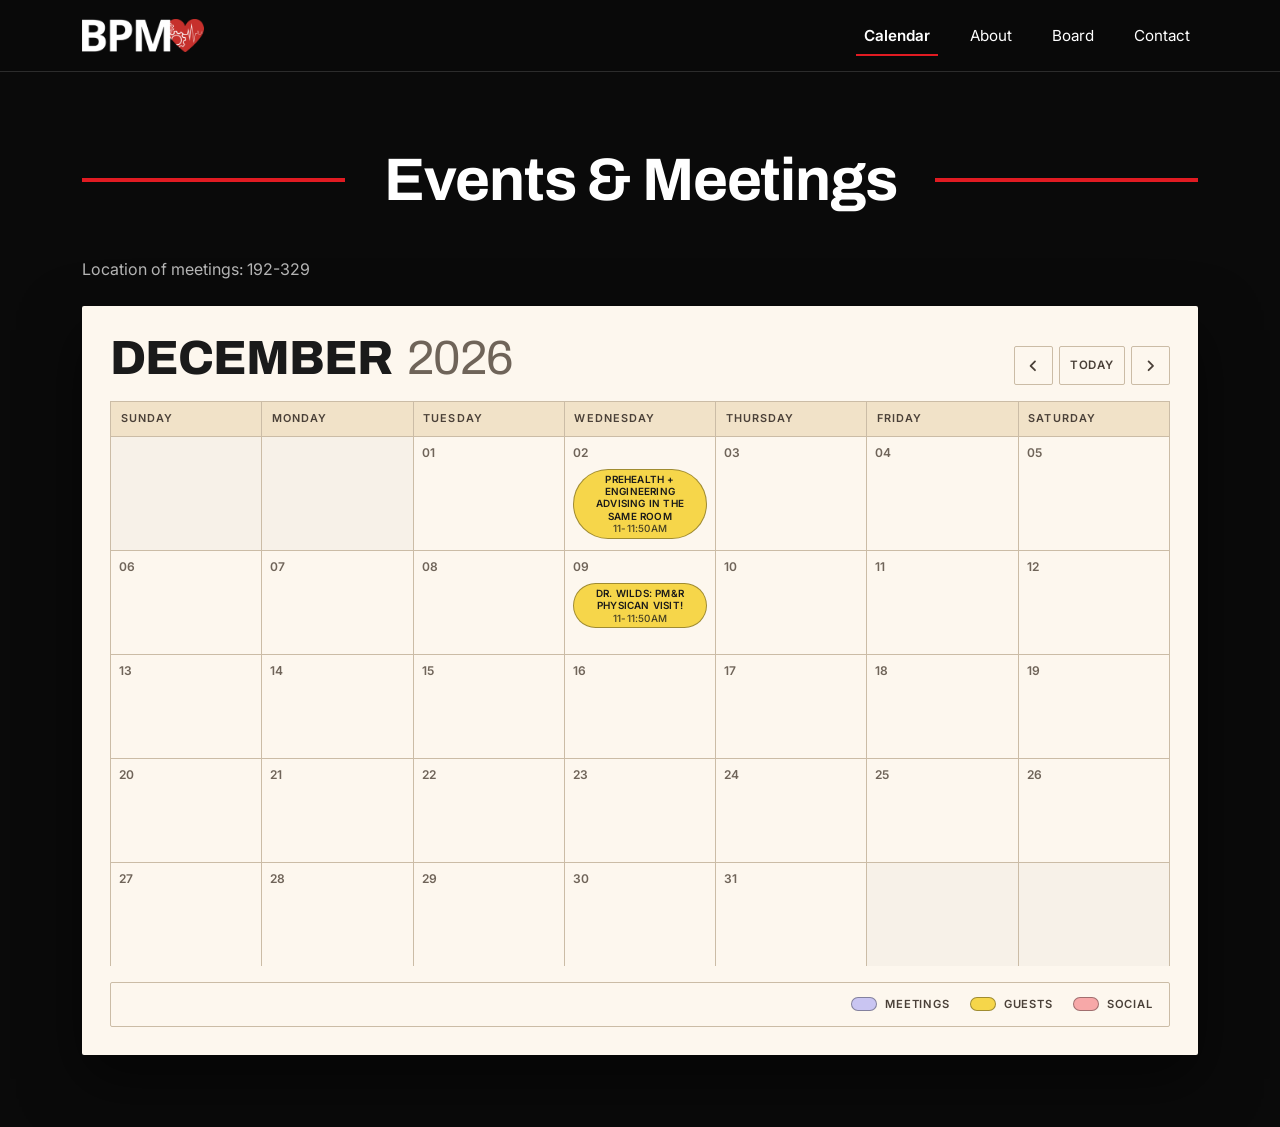
<file: calendar.html>
<!DOCTYPE html>
<html lang="en">
<head>
  <meta charset="utf-8">
  <meta name="viewport" content="width=device-width, initial-scale=1">
  <title>Events &amp; Meetings</title>
  <meta name="description" content="Club meetings, guest speakers, and socials for the Cal Poly Biomedical Engineering Pre-Medical Club.">

  <link rel="preconnect" href="https://fonts.googleapis.com">
  <link rel="preconnect" href="https://fonts.gstatic.com" crossorigin>
  <link href="https://fonts.googleapis.com/css2?family=Archivo:wght@400;600;700;800&family=Inter:wght@400;500;600;700&display=swap" rel="stylesheet">
  <link href="https://cdn.jsdelivr.net/npm/bootstrap@5.3.3/dist/css/bootstrap.min.css" rel="stylesheet" integrity="sha384-QWTKZyjpPEjISv5WaRU9OFeRpok6YctnYmDr5pNlyT2bRjXh0JMhjY6hW+ALEwIH" crossorigin="anonymous">
  <link href="styles.css" rel="stylesheet">
</head>
<body>
  <a class="skip-link" href="#main">Skip to content</a>

  <!-- nav -->
  <nav class="navbar navbar-expand-lg bpm-nav sticky-top">
    <div class="container">
      <a class="navbar-brand" href="/">
        <img src="assets/logo-mark.png" alt="BPM home" width="600" height="165">
      </a>
      <button class="navbar-toggler" type="button" data-bs-toggle="collapse" data-bs-target="#nav" aria-controls="nav" aria-expanded="false" aria-label="Toggle navigation">
        <span class="navbar-toggler-icon"></span>
      </button>
      <div class="collapse navbar-collapse justify-content-end" id="nav">
        <ul class="navbar-nav gap-lg-4">
          <li class="nav-item"><a class="nav-link active" aria-current="page" href="calendar">Calendar</a></li>
          <li class="nav-item"><a class="nav-link" href="about">About</a></li>
          <li class="nav-item"><a class="nav-link" href="board">Board</a></li>
          <li class="nav-item"><a class="nav-link" href="contact">Contact</a></li>
        </ul>
      </div>
    </div>
  </nav>

  <!-- main -->
  <main id="main" class="section-band">
    <div class="container">
      <h1 class="section-heading"><span>Events &amp; Meetings</span></h1>

      <p class="calendar-meta">Location of meetings: <span data-calendar-location>Cal Poly</span></p>

      <!-- events in assets/events.json -->
      <div class="calendar-paper" data-calendar>
        <div class="calendar-head">
          <h2 class="calendar-month" data-calendar-title aria-live="polite">&nbsp;</h2>

          <div class="calendar-nav">
            <button type="button" class="calendar-btn" data-calendar-prev aria-label="Previous month">
              <svg viewBox="0 0 24 24" fill="none" stroke="currentColor" stroke-width="2.5" stroke-linecap="round" stroke-linejoin="round" aria-hidden="true">
                <polyline points="15 18 9 12 15 6"></polyline>
              </svg>
            </button>
            <button type="button" class="calendar-btn calendar-btn--text" data-calendar-today>Today</button>
            <button type="button" class="calendar-btn" data-calendar-next aria-label="Next month">
              <svg viewBox="0 0 24 24" fill="none" stroke="currentColor" stroke-width="2.5" stroke-linecap="round" stroke-linejoin="round" aria-hidden="true">
                <polyline points="9 18 15 12 9 6"></polyline>
              </svg>
            </button>
          </div>
        </div>

        <div class="calendar-scroll">
          <table class="calendar-table">
            <caption class="visually-hidden">Club events for the selected month</caption>
            <thead>
              <tr>
                <th scope="col">Sunday</th>
                <th scope="col">Monday</th>
                <th scope="col">Tuesday</th>
                <th scope="col">Wednesday</th>
                <th scope="col">Thursday</th>
                <th scope="col">Friday</th>
                <th scope="col">Saturday</th>
              </tr>
            </thead>
            <tbody data-calendar-grid></tbody>
          </table>
        </div>

        <p class="calendar-note" data-calendar-note hidden></p>

        <!-- event types -->
        <ul class="calendar-legend">
          <li><span class="swatch event--meeting"></span>Meetings</li>
          <li><span class="swatch event--guest"></span>Guests</li>
          <li><span class="swatch event--social"></span>Social</li>
        </ul>

        <noscript>
          <p class="calendar-note">
            The calendar needs JavaScript to display. Get in touch through the
            <a href="contact">contact page</a> for upcoming meeting dates.
          </p>
        </noscript>
      </div>
    </div>
  </main>

  <script src="https://cdn.jsdelivr.net/npm/bootstrap@5.3.3/dist/js/bootstrap.bundle.min.js" integrity="sha384-YvpcrYf0tY3lHB60NNkmXc5s9fDVZLESaAA55NDzOxhy9GkcIdslK1eN7N6jIeHz" crossorigin="anonymous"></script>
  <script src="assets/calendar.js" defer></script>
</body>
</html>
</file>
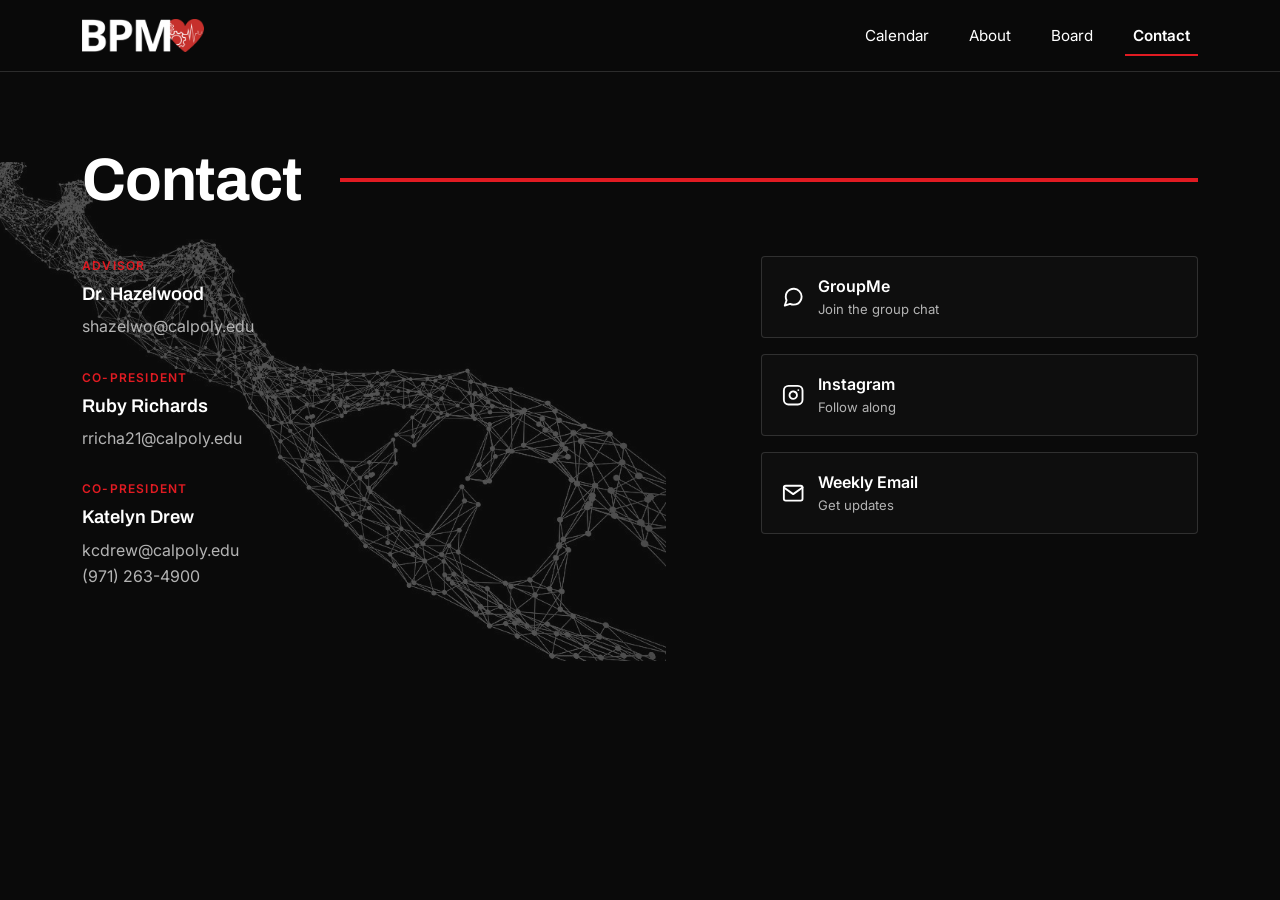
<file: contact.html>
<!DOCTYPE html>
<html lang="en">
<head>
  <meta charset="utf-8">
  <meta name="viewport" content="width=device-width, initial-scale=1">
  <title>Contact</title>
  <meta name="description" content="Get in touch with the Cal Poly Biomedical Engineering Pre-Medical Club.">

  <link rel="preconnect" href="https://fonts.googleapis.com">
  <link rel="preconnect" href="https://fonts.gstatic.com" crossorigin>
  <link href="https://fonts.googleapis.com/css2?family=Archivo:wght@400;600;700;800&family=Inter:wght@400;500;600;700&display=swap" rel="stylesheet">
  <link href="https://cdn.jsdelivr.net/npm/bootstrap@5.3.3/dist/css/bootstrap.min.css" rel="stylesheet" integrity="sha384-QWTKZyjpPEjISv5WaRU9OFeRpok6YctnYmDr5pNlyT2bRjXh0JMhjY6hW+ALEwIH" crossorigin="anonymous">
  <link href="styles.css" rel="stylesheet">
</head>
<body>
  <a class="skip-link" href="#main">Skip to content</a>

  <!-- nav -->
  <nav class="navbar navbar-expand-lg bpm-nav sticky-top">
    <div class="container">
      <a class="navbar-brand" href="/">
        <img src="assets/logo-mark.png" alt="BPM home" width="600" height="165">
      </a>
      <button class="navbar-toggler" type="button" data-bs-toggle="collapse" data-bs-target="#nav" aria-controls="nav" aria-expanded="false" aria-label="Toggle navigation">
        <span class="navbar-toggler-icon"></span>
      </button>
      <div class="collapse navbar-collapse justify-content-end" id="nav">
        <ul class="navbar-nav gap-lg-4">
          <li class="nav-item"><a class="nav-link" href="calendar">Calendar</a></li>
          <li class="nav-item"><a class="nav-link" href="about">About</a></li>
          <li class="nav-item"><a class="nav-link" href="board">Board</a></li>
          <li class="nav-item"><a class="nav-link active" aria-current="page" href="contact">Contact</a></li>
        </ul>
      </div>
    </div>
  </nav>

  <!-- main -->
  <main id="main" class="section-band dna-bg dna-flip">
    <div class="container">
      <h1 class="section-heading section-heading--start"><span>Contact</span></h1>

      <div class="row g-5 align-items-start">
        <div class="col-lg-6">
          <ul class="contact-list">

            <li class="contact-item">
              <span class="contact-role">Advisor</span>
              <p class="contact-name mb-1">Dr. Hazelwood</p>
              <a href="mailto:shazelwo@calpoly.edu">shazelwo@calpoly.edu</a>
            </li>

            <li class="contact-item">
              <span class="contact-role">Co-President</span>
              <p class="contact-name mb-1">Ruby Richards</p>
              <a href="mailto:rricha21@calpoly.edu">rricha21@calpoly.edu</a>
            </li>

            <li class="contact-item">
              <span class="contact-role">Co-President</span>
              <p class="contact-name mb-1">Katelyn Drew</p>
              <a href="mailto:kcdrew@calpoly.edu">kcdrew@calpoly.edu</a><br>
              <a href="tel:+19712634900">(971) 263-4900</a>
            </li>

          </ul>
        </div>

        <div class="col-lg-5 offset-lg-1">
          <ul class="social-links">

            <li>
              <a class="social-link" href="https://groupme.com/join_group/116249306/aQCN5M3N">
                <svg viewBox="0 0 24 24" fill="none" stroke="currentColor" stroke-width="2" stroke-linecap="round" stroke-linejoin="round" aria-hidden="true">
                  <path d="M21 11.5a8.38 8.38 0 0 1-.9 3.8 8.5 8.5 0 0 1-7.6 4.7 8.38 8.38 0 0 1-3.8-.9L3 21l1.9-5.7a8.38 8.38 0 0 1-.9-3.8 8.5 8.5 0 0 1 4.7-7.6 8.38 8.38 0 0 1 3.8-.9h.5a8.48 8.48 0 0 1 8 8v.5Z"/>
                </svg>
                <span>
                  GroupMe
                  <span class="social-handle">Join the group chat</span>
                </span>
              </a>
            </li>

            <li>
              <a class="social-link" href="https://www.instagram.com/bpmcalpoly?utm_source=ig_contact_invite">
                <svg viewBox="0 0 24 24" fill="none" stroke="currentColor" stroke-width="2" stroke-linecap="round" stroke-linejoin="round" aria-hidden="true">
                  <rect x="2" y="2" width="20" height="20" rx="5"/>
                  <path d="M16 11.37A4 4 0 1 1 12.63 8 4 4 0 0 1 16 11.37Z"/>
                  <line x1="17.5" y1="6.5" x2="17.51" y2="6.5"/>
                </svg>
                <span>
                  Instagram
                  <span class="social-handle">Follow along</span>
                </span>
              </a>
            </li>

            <li>
              <a class="social-link" href="https://groups.google.com/g/calpolybpmupdates">
                <svg viewBox="0 0 24 24" fill="none" stroke="currentColor" stroke-width="2" stroke-linecap="round" stroke-linejoin="round" aria-hidden="true">
                  <path d="M4 4h16c1.1 0 2 .9 2 2v12c0 1.1-.9 2-2 2H4c-1.1 0-2-.9-2-2V6c0-1.1.9-2 2-2z"/>
                  <polyline points="22 6 12 13 2 6"/>
                </svg>
                <span>
                  Weekly Email
                  <span class="social-handle">Get updates</span>
                </span>
              </a>
            </li>

          </ul>
        </div>
      </div>
    </div>
  </main>

  <script src="https://cdn.jsdelivr.net/npm/bootstrap@5.3.3/dist/js/bootstrap.bundle.min.js" integrity="sha384-YvpcrYf0tY3lHB60NNkmXc5s9fDVZLESaAA55NDzOxhy9GkcIdslK1eN7N6jIeHz" crossorigin="anonymous"></script>
</body>
</html>
</file>
<file: styles.css>
/* ==========================================================================
   BPM — Biomedical Engineering Pre-Medical Club
   Shared stylesheet. Loaded on every page after Bootstrap 5.
   ========================================================================== */

:root {
  --bpm-black: #0a0a0a;
  --bpm-black-2: #111111;
  --bpm-red: #e11b22;
  --bpm-white: #ffffff;
  --bpm-muted: #b4b4b4;
  --bpm-line: rgba(255, 255, 255, 0.14);

  /* calendar palette */
  --cal-paper: #fdf7ee;
  --cal-head: #f1e2c8;
  --cal-grid: #cbbca6;
  --cal-ink: #1a1a1a;
  --evt-meeting: #c9c5f2;
  --evt-guest: #f6d64a;
  --evt-social: #f7a8a8;

  --nav-h: 72px;
}


/* base */

html {
  scroll-behavior: smooth;
}

body {
  background-color: var(--bpm-black);
  color: var(--bpm-white);
  font-family: "Inter", system-ui, -apple-system, "Helvetica Neue", Arial, sans-serif;
  font-size: 1rem;
  line-height: 1.65;
  -webkit-font-smoothing: antialiased;
}

h1, h2, h3, h4, .display-font {
  font-family: "Archivo", "Inter", system-ui, sans-serif;
  font-weight: 700;
  letter-spacing: -0.02em;
}

a {
  color: var(--bpm-white);
  text-decoration: none;
}

a:hover,
a:focus-visible {
  color: var(--bpm-red);
}

:focus-visible {
  outline: 2px solid var(--bpm-red);
  outline-offset: 3px;
}

/* Skip link for keyboard users. */
.skip-link {
  position: absolute;
  left: -9999px;
  top: 0;
  z-index: 2000;
  padding: 0.75rem 1.25rem;
  background: var(--bpm-red);
  color: #fff;
  font-weight: 600;
}

.skip-link:focus {
  left: 0;
  color: #fff;
}

/* nav */

.bpm-nav {
  --bs-navbar-padding-y: 0;
  min-height: var(--nav-h);
  background-color: rgba(10, 10, 10, 0.82);
  backdrop-filter: blur(10px);
  border-bottom: 1px solid var(--bpm-line);
}

.bpm-nav .navbar-brand {
  display: flex;
  align-items: center;
  padding-block: 0.5rem;
  margin-right: 0;
}

.bpm-nav .navbar-brand img {
  display: block;
  height: 2.1rem;
  width: auto;
}

.bpm-nav .nav-link {
  color: var(--bpm-white);
  font-size: 0.95rem;
  font-weight: 400;
  padding: 0.5rem 0;
  position: relative;
}

.bpm-nav .nav-link::after {
  content: "";
  position: absolute;
  left: 0;
  right: 0;
  bottom: 0;
  height: 2px;
  background: var(--bpm-red);
  transform: scaleX(0);
  transition: transform 0.2s ease;
}

.bpm-nav .nav-link:hover::after,
.bpm-nav .nav-link:focus-visible::after,
.bpm-nav .nav-link.active::after {
  transform: scaleX(1);
}

.bpm-nav .nav-link.active {
  font-weight: 600;
  color: var(--bpm-white);
}

.bpm-nav .navbar-toggler {
  border-color: var(--bpm-line);
  padding: 0.35rem 0.55rem;
}

.bpm-nav .navbar-toggler:focus {
  box-shadow: none;
}

@media (max-width: 991.98px) {
  .bpm-nav .navbar-collapse {
    padding-bottom: 1rem;
  }
}

/* DNA */

.dna-bg {
  position: relative;
  overflow: hidden;
  isolation: isolate;
  background-color: var(--bpm-black);
}

.dna-bg::before {
  content: "";
  position: absolute;
  inset: 0;
  background-image: url("assets/dna.jpg");
  background-repeat: no-repeat;
  background-position: top right;
  background-size: 62% auto;
  mix-blend-mode: screen;
  opacity: 0.8;
  -webkit-mask-image: linear-gradient(to left, #000 45%, transparent 95%);
  mask-image: linear-gradient(to left, #000 45%, transparent 95%);
  z-index: -1;
  pointer-events: none;
}

.dna-bg.dna-up::before {
  background-image: url("../assets/dna.jpg");
}

/* dimmer version */
.dna-bg.dna-flip::before {
  background-position: bottom right;
  background-size: 52% auto;
  transform: scaleX(-1);
  opacity: 0.3;
}

@media (max-width: 767.98px) {
  .dna-bg::before {
    opacity: 0.4;
    background-size: 90% auto;
  }
}

/* hero */

.hero {
  min-height: calc(100vh - var(--nav-h));
  display: flex;
  align-items: center;
  padding-block: clamp(3rem, 8vh, 6rem);
}

.hero.dna-bg::before {
  background-position: center right;
  background-size: cover;
  -webkit-mask-image: linear-gradient(to left, #000 30%, rgba(0, 0, 0, 0.4) 72%, rgba(0, 0, 0, 0.28) 100%);
  mask-image: linear-gradient(to left, #000 30%, rgba(0, 0, 0, 0.4) 72%, rgba(0, 0, 0, 0.28) 100%);
}

.hero-title {
  font-size: clamp(3.25rem, 11vw, 7.5rem);
  font-weight: 700;
  line-height: 0.95;
  letter-spacing: -0.035em;
  margin-bottom: 1rem;
  text-wrap: balance;
}

.hero-sub {
  font-size: clamp(1rem, 1.6vw, 1.25rem);
  margin-bottom: 2.5rem;
}

.hero-cta {
  display: flex;
  flex-wrap: wrap;
  gap: 0.85rem;
}

/* buttons */

.btn-bpm {
  --bs-btn-padding-x: 1.6rem;
  --bs-btn-padding-y: 0.7rem;
  background-color: var(--bpm-red);
  border: 2px solid var(--bpm-red);
  color: #fff;
  font-weight: 600;
  letter-spacing: 0.02em;
  border-radius: 2px;
  transition: background-color 0.18s ease, color 0.18s ease;
}

.btn-bpm:hover,
.btn-bpm:focus-visible {
  background-color: transparent;
  color: #fff;
}

.btn-bpm-outline {
  --bs-btn-padding-x: 1.6rem;
  --bs-btn-padding-y: 0.7rem;
  background-color: transparent;
  border: 2px solid rgba(255, 255, 255, 0.5);
  color: #fff;
  font-weight: 600;
  letter-spacing: 0.02em;
  border-radius: 2px;
  transition: border-color 0.18s ease, background-color 0.18s ease;
}

.btn-bpm-outline:hover,
.btn-bpm-outline:focus-visible {
  border-color: var(--bpm-red);
  background-color: var(--bpm-red);
  color: #fff;
}

/* logo */

.bpm-logo {
  width: 75%;
  max-width: 30rem;
  height: auto;
}

/* section heading */

.section-heading {
  display: flex;
  align-items: center;
  gap: clamp(1rem, 3vw, 2.5rem);
  margin: 0 0 2.5rem;
  font-size: clamp(2.25rem, 5.5vw, 3.75rem);
  font-weight: 700;
  letter-spacing: -0.02em;
}

.section-heading::before,
.section-heading::after {
  content: "";
  flex: 1 1 0;
  height: 4px;
  background-color: var(--bpm-red);
}

.section-heading--start {
  justify-content: flex-start;
}

.section-heading--start::before {
  display: none;
}

.section-band {
  padding-block: clamp(2.5rem, 6vw, 4.5rem);
}

.page-intro {
  color: var(--bpm-muted);
  max-width: 60ch;
}

/* prose */

.prose p {
  margin-bottom: 1.25rem;
}

.prose p:last-child {
  margin-bottom: 0;
}

.prose strong {
  font-weight: 700;
  color: var(--bpm-white);
}

.goal-block {
  border-left: 3px solid var(--bpm-red);
  padding: 1.25rem 0 1.25rem 1.5rem;
  background: linear-gradient(90deg, rgba(225, 27, 34, 0.08), transparent 60%);
}

/* board */

.board-grid {
  display: grid;
  grid-template-columns: repeat(auto-fit, minmax(min(100%, 26rem), 1fr));
  gap: clamp(1.5rem, 3vw, 2.5rem);
}

.board-card {
  display: grid;
  grid-template-columns: minmax(9rem, 12rem) 1fr;
  gap: 1.5rem;
  padding: 1.5rem;
  background-color: var(--bpm-black-2);
  border: 1px solid var(--bpm-line);
  border-radius: 4px;
  transition: border-color 0.2s ease, transform 0.2s ease;
}

.board-card:hover {
  border-color: rgba(225, 27, 34, 0.55);
  transform: translateY(-2px);
}

.board-card .board-name {
  font-size: 1.05rem;
  font-weight: 600;
  line-height: 1.3;
  margin-bottom: 0.75rem;
}

.board-card .board-role {
  display: block;
  font-size: 0.8rem;
  font-weight: 600;
  letter-spacing: 0.08em;
  text-transform: uppercase;
  color: var(--bpm-red);
  margin-bottom: 0.15rem;
}

.board-card .board-photo {
  width: 100%;
  height: auto;
  aspect-ratio: 3 / 4;
  object-fit: cover;
  border-radius: 2px;
  background-color: #1c1c1c;
}

.board-card .board-bio {
  font-size: 0.95rem;
  color: var(--bpm-muted);
  margin: 0;
}

@media (max-width: 575.98px) {
  .board-card {
    grid-template-columns: 1fr;
  }

  .board-card .board-photo {
    max-width: 14rem;
  }
}

/* calendar */

.calendar-meta {
  color: var(--bpm-muted);
  margin-bottom: 1.5rem;
}

.calendar-paper {
  background-color: var(--cal-paper);
  color: var(--cal-ink);
  border-radius: 2px;
  padding: clamp(1rem, 2.5vw, 1.75rem);
  box-shadow: 0 24px 60px rgba(0, 0, 0, 0.55);
}

.calendar-head {
  display: flex;
  flex-wrap: wrap;
  align-items: baseline;
  justify-content: space-between;
  gap: 1rem;
  margin-bottom: 1rem;
}

.calendar-month {
  font-family: "Archivo", sans-serif;
  font-weight: 800;
  font-size: clamp(1.75rem, 5vw, 3rem);
  line-height: 1;
  letter-spacing: -0.02em;
  text-transform: uppercase;
  margin: 0;
}

.calendar-month .calendar-year {
  font-weight: 400;
  color: #6f6459;
  margin-left: 0.4rem;
}

.calendar-nav {
  display: flex;
  align-items: center;
  gap: 0.4rem;
}

.calendar-btn {
  display: grid;
  place-items: center;
  min-width: 2.4rem;
  height: 2.4rem;
  padding: 0 0.6rem;
  border: 1px solid var(--cal-grid);
  border-radius: 2px;
  background-color: transparent;
  color: #4a4038;
  font: inherit;
  font-size: 0.72rem;
  font-weight: 600;
  letter-spacing: 0.08em;
  text-transform: uppercase;
  cursor: pointer;
  transition: background-color 0.15s ease, border-color 0.15s ease, color 0.15s ease;
}

.calendar-btn:hover,
.calendar-btn:focus-visible {
  background-color: var(--bpm-red);
  border-color: var(--bpm-red);
  color: #fff;
}

.calendar-btn svg {
  width: 1.1rem;
  height: 1.1rem;
}

.calendar-note {
  display: flex;
  flex-wrap: wrap;
  align-items: center;
  gap: 0.75rem;
  margin: 1rem 0 0;
  font-size: 0.9rem;
  color: #6f6459;
}

.calendar-note[hidden] {
  display: none;
}

.calendar-jump {
  padding: 0.35rem 0.85rem;
  border: 1px solid var(--cal-grid);
  border-radius: 2px;
  background-color: transparent;
  color: #4a4038;
  font: inherit;
  font-size: 0.72rem;
  font-weight: 600;
  letter-spacing: 0.06em;
  text-transform: uppercase;
  cursor: pointer;
  transition: background-color 0.15s ease, border-color 0.15s ease, color 0.15s ease;
}

.calendar-jump:hover,
.calendar-jump:focus-visible {
  background-color: var(--bpm-red);
  border-color: var(--bpm-red);
  color: #fff;
}

.calendar-scroll {
  overflow-x: auto;
  overflow-y: hidden;
  -webkit-overflow-scrolling: touch;
}

.calendar-table {
  width: 100%;
  min-width: 46rem;
  border-collapse: collapse;
  table-layout: fixed;
}

.calendar-table th {
  background-color: var(--cal-head);
  border: 1px solid var(--cal-grid);
  padding: 0.5rem 0.6rem;
  font-size: 0.68rem;
  font-weight: 600;
  letter-spacing: 0.1em;
  text-transform: uppercase;
  text-align: left;
  color: #4a4038;
}

.calendar-table td {
  border: 1px solid var(--cal-grid);
  height: 6.5rem;
  vertical-align: top;
  padding: 0.4rem 0.5rem;
}

.calendar-table td.is-empty {
  background-color: rgba(0, 0, 0, 0.025);
}

.calendar-day {
  display: block;
  font-size: 0.75rem;
  font-weight: 600;
  color: #6f6459;
  margin-bottom: 0.35rem;
}

.event {
  display: block;
  width: 100%;
  border: 1px solid rgba(0, 0, 0, 0.35);
  border-radius: 999px;
  padding: 0.2rem 0.5rem;
  margin-bottom: 0.3rem;
  font-size: 0.62rem;
  font-weight: 600;
  letter-spacing: 0.02em;
  text-transform: uppercase;
  text-align: center;
  color: #1a1a1a;
  line-height: 1.25;
}

.event--meeting { background-color: var(--evt-meeting); }
.event--guest   { background-color: var(--evt-guest); }
.event--social  { background-color: var(--evt-social); }

.event-time {
  display: block;
  font-weight: 500;
  opacity: 0.8;
}

/* Events carrying a "url" render as links. */
a.event:hover,
a.event:focus-visible {
  color: #1a1a1a;
  border-color: var(--bpm-red);
  box-shadow: 0 0 0 2px rgba(225, 27, 34, 0.35);
}

.calendar-legend {
  display: flex;
  flex-wrap: wrap;
  gap: 0.5rem 1.25rem;
  justify-content: flex-end;
  margin: 1rem 0 0;
  padding: 0.75rem 1rem;
  border: 1px solid var(--cal-grid);
  border-radius: 2px;
  list-style: none;
}

.calendar-legend li {
  display: flex;
  align-items: center;
  gap: 0.5rem;
  font-size: 0.7rem;
  font-weight: 600;
  letter-spacing: 0.08em;
  text-transform: uppercase;
  color: #4a4038;
}

.calendar-legend .swatch {
  width: 1.6rem;
  height: 0.85rem;
  border: 1px solid rgba(0, 0, 0, 0.35);
  border-radius: 999px;
  flex: none;
}

/* contact */

.contact-list {
  list-style: none;
  padding: 0;
  margin: 0;
  display: grid;
  gap: 1.75rem;
}

.contact-item .contact-role {
  display: block;
  font-size: 0.75rem;
  font-weight: 600;
  letter-spacing: 0.1em;
  text-transform: uppercase;
  color: var(--bpm-red);
  margin-bottom: 0.2rem;
}

.contact-item .contact-name {
  font-family: "Archivo", sans-serif;
  font-size: 1.15rem;
  font-weight: 600;
  margin-bottom: 0.15rem;
}

.contact-item a {
  color: var(--bpm-muted);
  border-bottom: 1px solid transparent;
}

.contact-item a:hover,
.contact-item a:focus-visible {
  color: var(--bpm-white);
  border-bottom-color: var(--bpm-red);
}

.social-links {
  display: grid;
  gap: 1rem;
  list-style: none;
  padding: 0;
  margin: 0;
}

.social-link {
  display: flex;
  align-items: center;
  gap: 0.85rem;
  padding: 1rem 1.25rem;
  border: 1px solid var(--bpm-line);
  border-radius: 4px;
  background-color: rgba(17, 17, 17, 0.75);
  font-weight: 600;
  transition: border-color 0.2s ease, background-color 0.2s ease;
}

.social-link:hover,
.social-link:focus-visible {
  border-color: var(--bpm-red);
  background-color: rgba(225, 27, 34, 0.1);
  color: var(--bpm-white);
}

.social-link svg {
  width: 1.4rem;
  height: 1.4rem;
  flex: none;
}

.social-link .social-handle {
  display: block;
  font-size: 0.82rem;
  font-weight: 400;
  color: var(--bpm-muted);
}

/* utilities */

.text-muted-bpm {
  color: var(--bpm-muted) !important;
}

@media (prefers-reduced-motion: reduce) {
  html {
    scroll-behavior: auto;
  }

  *,
  *::before,
  *::after {
    transition-duration: 0.01ms !important;
    animation-duration: 0.01ms !important;
  }
}
</file>
